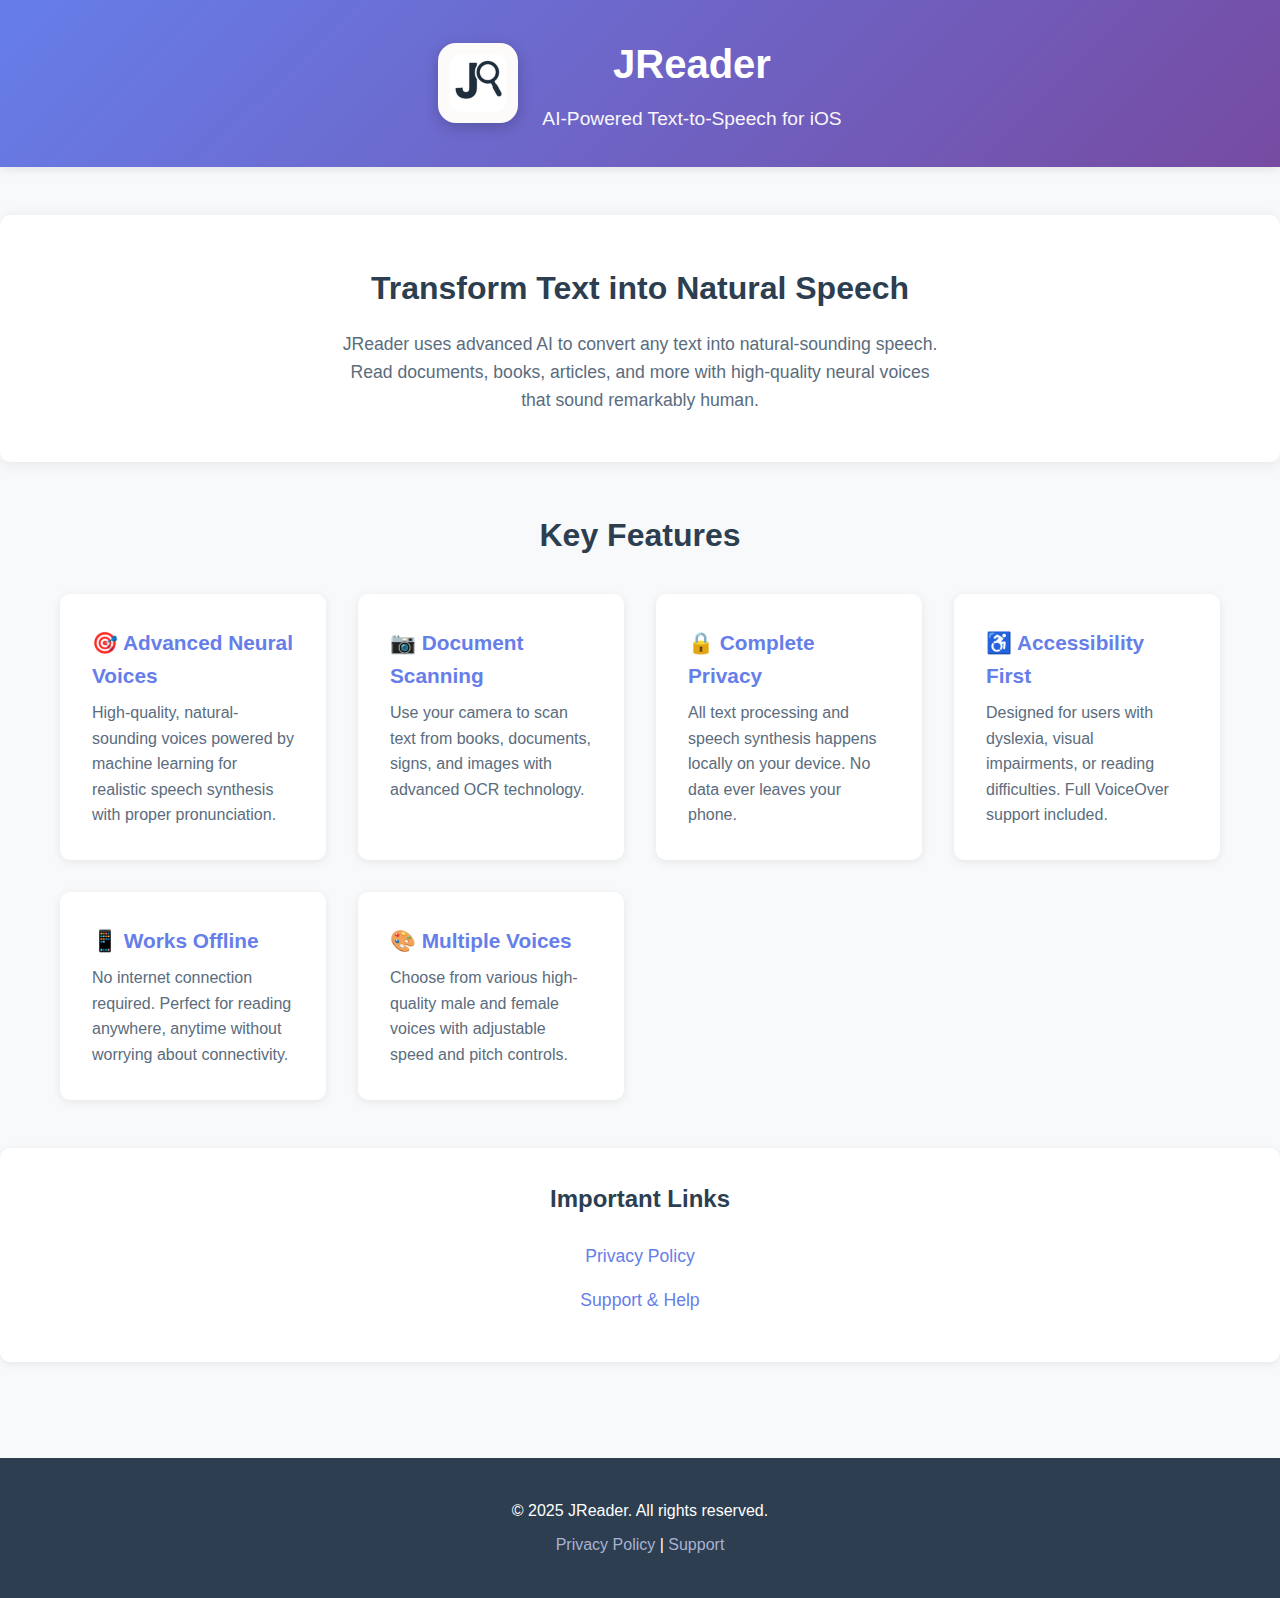
<file: index.html>
<!DOCTYPE html>
<html lang="en">
<head>
    <meta charset="UTF-8">
    <meta name="viewport" content="width=device-width, initial-scale=1.0">
    <title>JReader - AI-Powered Text-to-Speech</title>
    
    <!-- Favicon -->
    <link rel="icon" type="image/png" href="assets/images/favicon.png">
    <link rel="icon" type="image/png" sizes="16x16" href="assets/images/favicon-16.png">
    <link rel="icon" type="image/png" sizes="32x32" href="assets/images/favicon-32.png">
    <link rel="apple-touch-icon" sizes="180x180" href="assets/images/icon-180.png">
    <link rel="apple-touch-icon" sizes="120x120" href="assets/images/icon-120.png">
    
    <link rel="stylesheet" href="styles.css">
</head>
<body>
    <header>
        <div class="container">
            <div class="header-content">
                <img src="assets/images/icon-120.png" alt="JReader Logo" class="app-icon">
                <div>
                    <h1>JReader</h1>
                    <p class="tagline">AI-Powered Text-to-Speech for iOS</p>
                </div>
            </div>
        </div>
    </header>

    <main>
        <section class="hero">
            <div class="container">
                <h2>Transform Text into Natural Speech</h2>
                <p>JReader uses advanced AI to convert any text into natural-sounding speech. Read documents, books, articles, and more with high-quality neural voices that sound remarkably human.</p>
            </div>
        </section>

        <section class="features">
            <div class="container">
                <h2>Key Features</h2>
                <div class="feature-grid">
                    <div class="feature">
                        <h3>🎯 Advanced Neural Voices</h3>
                        <p>High-quality, natural-sounding voices powered by machine learning for realistic speech synthesis with proper pronunciation.</p>
                    </div>
                    <div class="feature">
                        <h3>📷 Document Scanning</h3>
                        <p>Use your camera to scan text from books, documents, signs, and images with advanced OCR technology.</p>
                    </div>
                    <div class="feature">
                        <h3>🔒 Complete Privacy</h3>
                        <p>All text processing and speech synthesis happens locally on your device. No data ever leaves your phone.</p>
                    </div>
                    <div class="feature">
                        <h3>♿ Accessibility First</h3>
                        <p>Designed for users with dyslexia, visual impairments, or reading difficulties. Full VoiceOver support included.</p>
                    </div>
                    <div class="feature">
                        <h3>📱 Works Offline</h3>
                        <p>No internet connection required. Perfect for reading anywhere, anytime without worrying about connectivity.</p>
                    </div>
                    <div class="feature">
                        <h3>🎨 Multiple Voices</h3>
                        <p>Choose from various high-quality male and female voices with adjustable speed and pitch controls.</p>
                    </div>
                </div>
            </div>
        </section>

        <section class="links">
            <div class="container">
                <h2>Important Links</h2>
                <ul>
                    <li><a href="privacy.html">Privacy Policy</a></li>
                    <li><a href="support.html">Support & Help</a></li>
                </ul>
            </div>
        </section>
    </main>

    <footer>
        <div class="container">
            <p>&copy; 2025 JReader. All rights reserved.</p>
            <p><a href="privacy.html">Privacy Policy</a> | <a href="support.html">Support</a></p>
        </div>
    </footer>
</body>
</html>
</file>
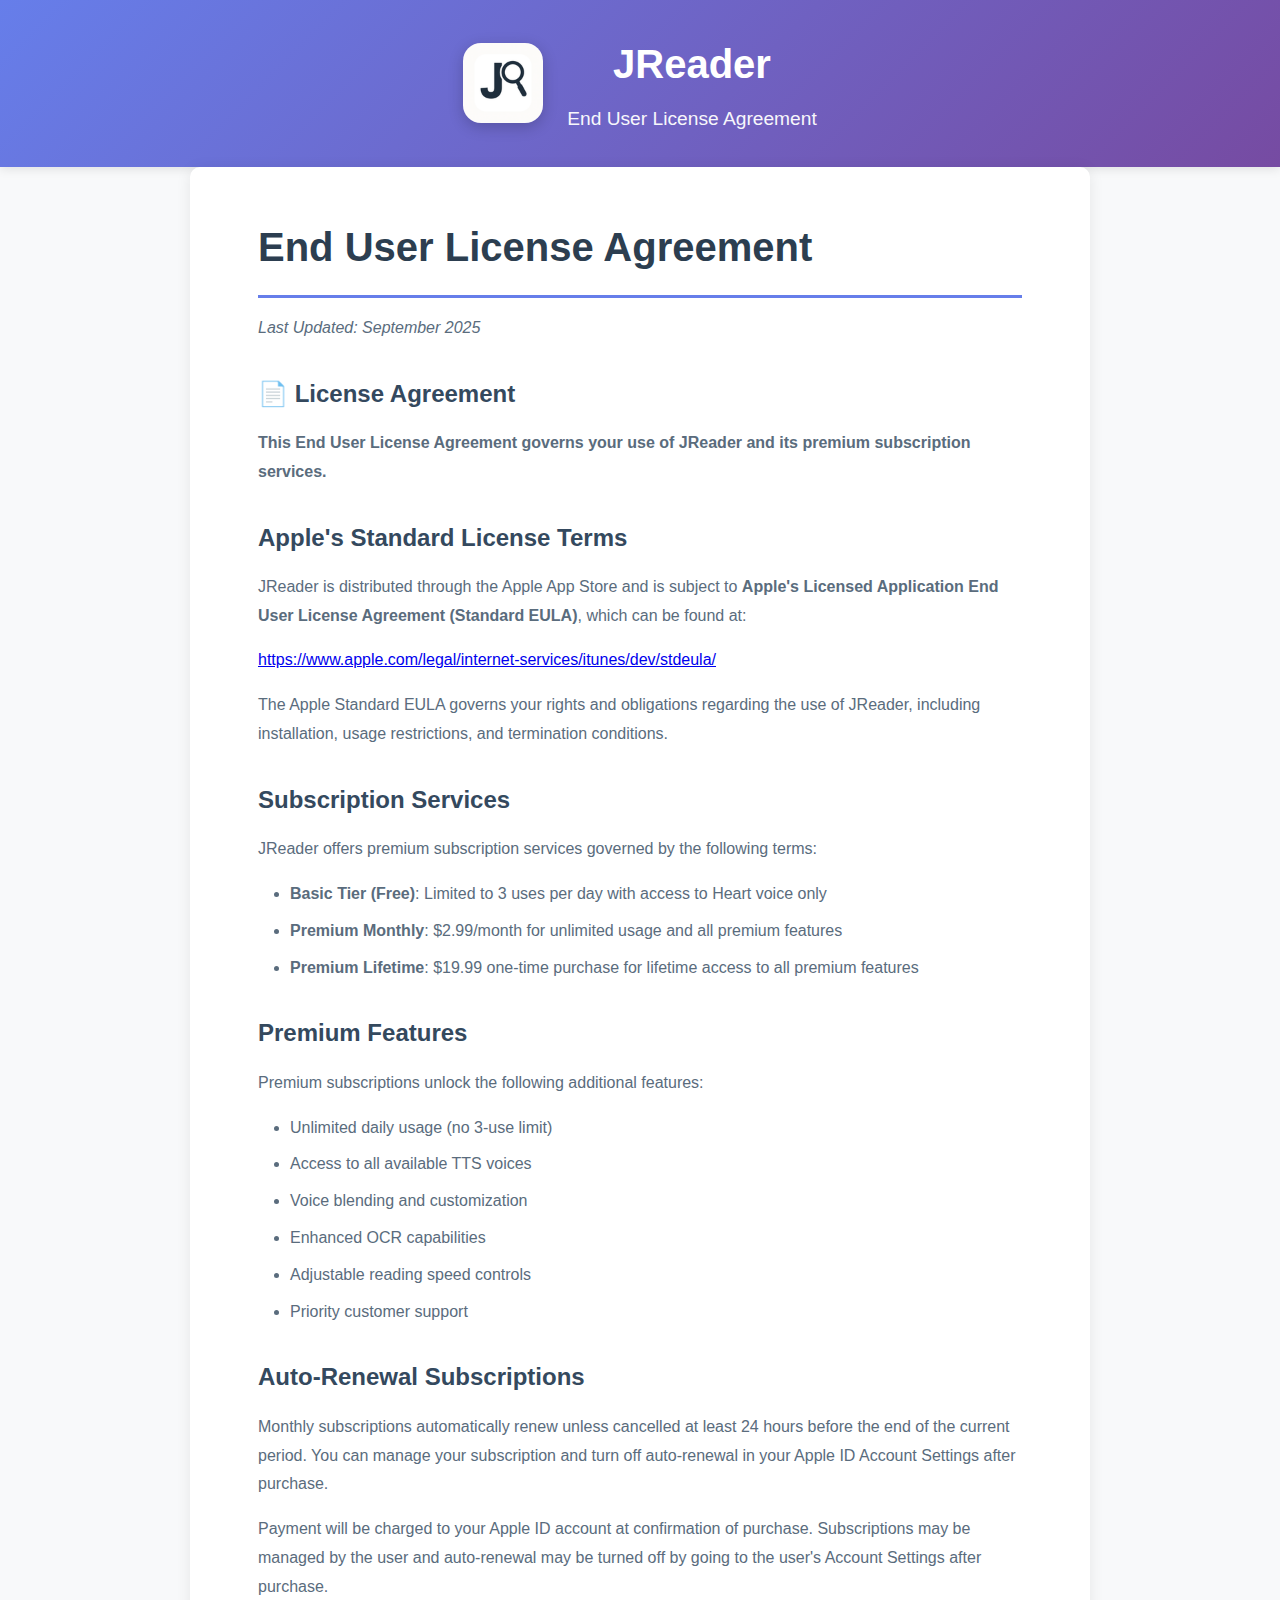
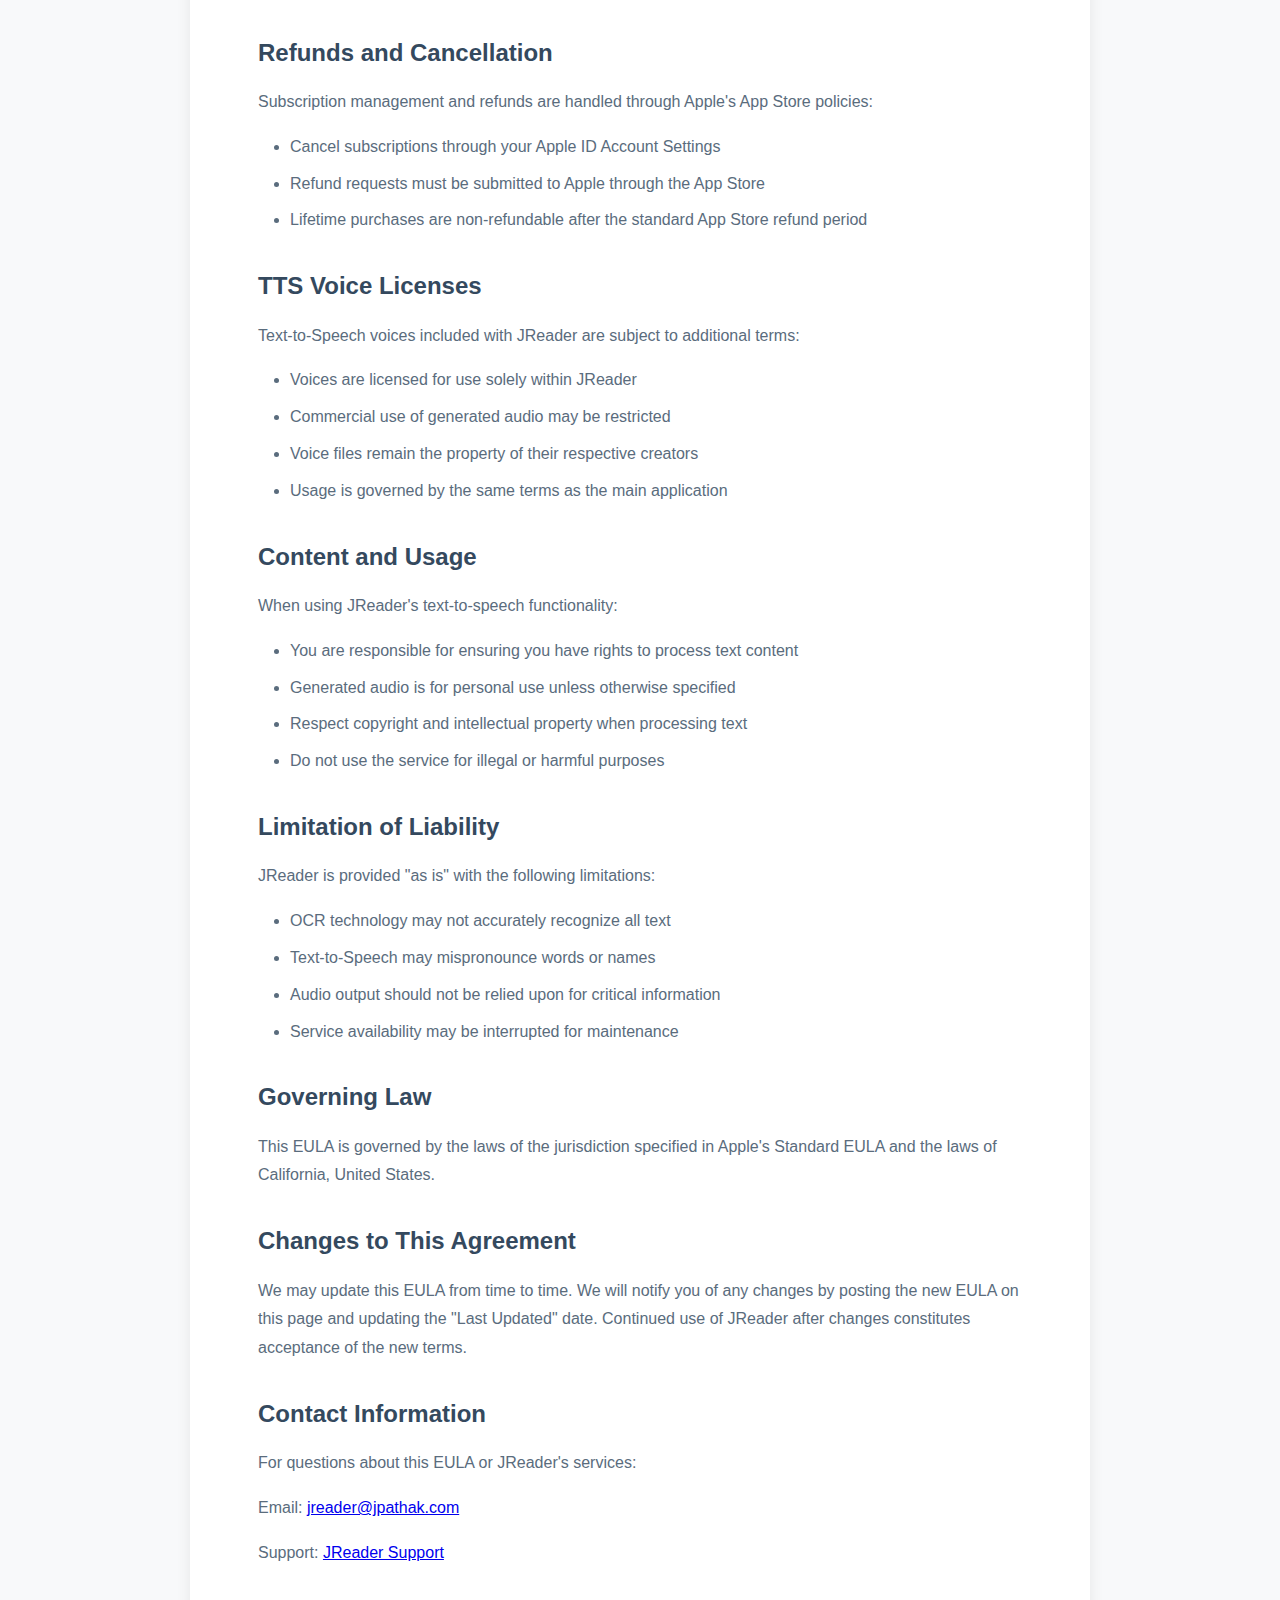
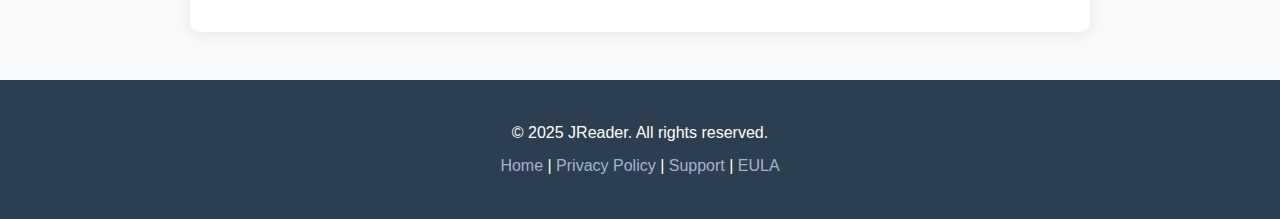
<file: eula.html>
<!DOCTYPE html>
<html lang="en">
<head>
    <meta charset="UTF-8">
    <meta name="viewport" content="width=device-width, initial-scale=1.0">
    <title>End User License Agreement - JReader</title>
    
    <!-- Favicon -->
    <link rel="icon" type="image/png" href="assets/images/favicon.png">
    <link rel="icon" type="image/png" sizes="16x16" href="assets/images/favicon-16.png">
    <link rel="icon" type="image/png" sizes="32x32" href="assets/images/favicon-32.png">
    <link rel="apple-touch-icon" sizes="180x180" href="assets/images/icon-180.png">
    <link rel="apple-touch-icon" sizes="120x120" href="assets/images/icon-120.png">
    
    <link rel="stylesheet" href="styles.css">
</head>
<body>
    <header>
        <div class="container">
            <div class="header-content">
                <img src="assets/images/icon-120.png" alt="JReader Logo" class="app-icon">
                <div>
                    <h1><a href="index.html">JReader</a></h1>
                    <p class="tagline">End User License Agreement</p>
                </div>
            </div>
        </div>
    </header>

    <main class="policy-content">
        <div class="container">
            <h2>End User License Agreement</h2>
            <p class="last-updated">Last Updated: September 2025</p>

            <div class="eula-highlight">
                <h3>📄 License Agreement</h3>
                <p><strong>This End User License Agreement governs your use of JReader and its premium subscription services.</strong></p>
            </div>

            <h3>Apple's Standard License Terms</h3>
            <p>JReader is distributed through the Apple App Store and is subject to <strong>Apple's Licensed Application End User License Agreement (Standard EULA)</strong>, which can be found at:</p>
            <p><a href="https://www.apple.com/legal/internet-services/itunes/dev/stdeula/" target="_blank" rel="noopener" class="legal-link">https://www.apple.com/legal/internet-services/itunes/dev/stdeula/</a></p>
            <p>The Apple Standard EULA governs your rights and obligations regarding the use of JReader, including installation, usage restrictions, and termination conditions.</p>

            <h3>Subscription Services</h3>
            <p>JReader offers premium subscription services governed by the following terms:</p>
            <ul>
                <li><strong>Basic Tier (Free)</strong>: Limited to 3 uses per day with access to Heart voice only</li>
                <li><strong>Premium Monthly</strong>: $2.99/month for unlimited usage and all premium features</li>
                <li><strong>Premium Lifetime</strong>: $19.99 one-time purchase for lifetime access to all premium features</li>
            </ul>

            <h3>Premium Features</h3>
            <p>Premium subscriptions unlock the following additional features:</p>
            <ul>
                <li>Unlimited daily usage (no 3-use limit)</li>
                <li>Access to all available TTS voices</li>
                <li>Voice blending and customization</li>
                <li>Enhanced OCR capabilities</li>
                <li>Adjustable reading speed controls</li>
                <li>Priority customer support</li>
            </ul>

            <h3>Auto-Renewal Subscriptions</h3>
            <p>Monthly subscriptions automatically renew unless cancelled at least 24 hours before the end of the current period. You can manage your subscription and turn off auto-renewal in your Apple ID Account Settings after purchase.</p>
            <p>Payment will be charged to your Apple ID account at confirmation of purchase. Subscriptions may be managed by the user and auto-renewal may be turned off by going to the user's Account Settings after purchase.</p>

            <h3>Refunds and Cancellation</h3>
            <p>Subscription management and refunds are handled through Apple's App Store policies:</p>
            <ul>
                <li>Cancel subscriptions through your Apple ID Account Settings</li>
                <li>Refund requests must be submitted to Apple through the App Store</li>
                <li>Lifetime purchases are non-refundable after the standard App Store refund period</li>
            </ul>

            <h3>TTS Voice Licenses</h3>
            <p>Text-to-Speech voices included with JReader are subject to additional terms:</p>
            <ul>
                <li>Voices are licensed for use solely within JReader</li>
                <li>Commercial use of generated audio may be restricted</li>
                <li>Voice files remain the property of their respective creators</li>
                <li>Usage is governed by the same terms as the main application</li>
            </ul>

            <h3>Content and Usage</h3>
            <p>When using JReader's text-to-speech functionality:</p>
            <ul>
                <li>You are responsible for ensuring you have rights to process text content</li>
                <li>Generated audio is for personal use unless otherwise specified</li>
                <li>Respect copyright and intellectual property when processing text</li>
                <li>Do not use the service for illegal or harmful purposes</li>
            </ul>

            <h3>Limitation of Liability</h3>
            <p>JReader is provided "as is" with the following limitations:</p>
            <ul>
                <li>OCR technology may not accurately recognize all text</li>
                <li>Text-to-Speech may mispronounce words or names</li>
                <li>Audio output should not be relied upon for critical information</li>
                <li>Service availability may be interrupted for maintenance</li>
            </ul>

            <h3>Governing Law</h3>
            <p>This EULA is governed by the laws of the jurisdiction specified in Apple's Standard EULA and the laws of California, United States.</p>

            <h3>Changes to This Agreement</h3>
            <p>We may update this EULA from time to time. We will notify you of any changes by posting the new EULA on this page and updating the "Last Updated" date. Continued use of JReader after changes constitutes acceptance of the new terms.</p>

            <h3>Contact Information</h3>
            <p>For questions about this EULA or JReader's services:</p>
            <p>Email: <a href="mailto:jreader@jpathak.com">jreader@jpathak.com</a></p>
            <p>Support: <a href="support.html">JReader Support</a></p>
        </div>
    </main>

    <footer>
        <div class="container">
            <p>&copy; 2025 JReader. All rights reserved.</p>
            <p><a href="index.html">Home</a> | <a href="privacy.html">Privacy Policy</a> | <a href="support.html">Support</a> | <a href="eula.html">EULA</a></p>
        </div>
    </footer>
</body>
</html>
</file>
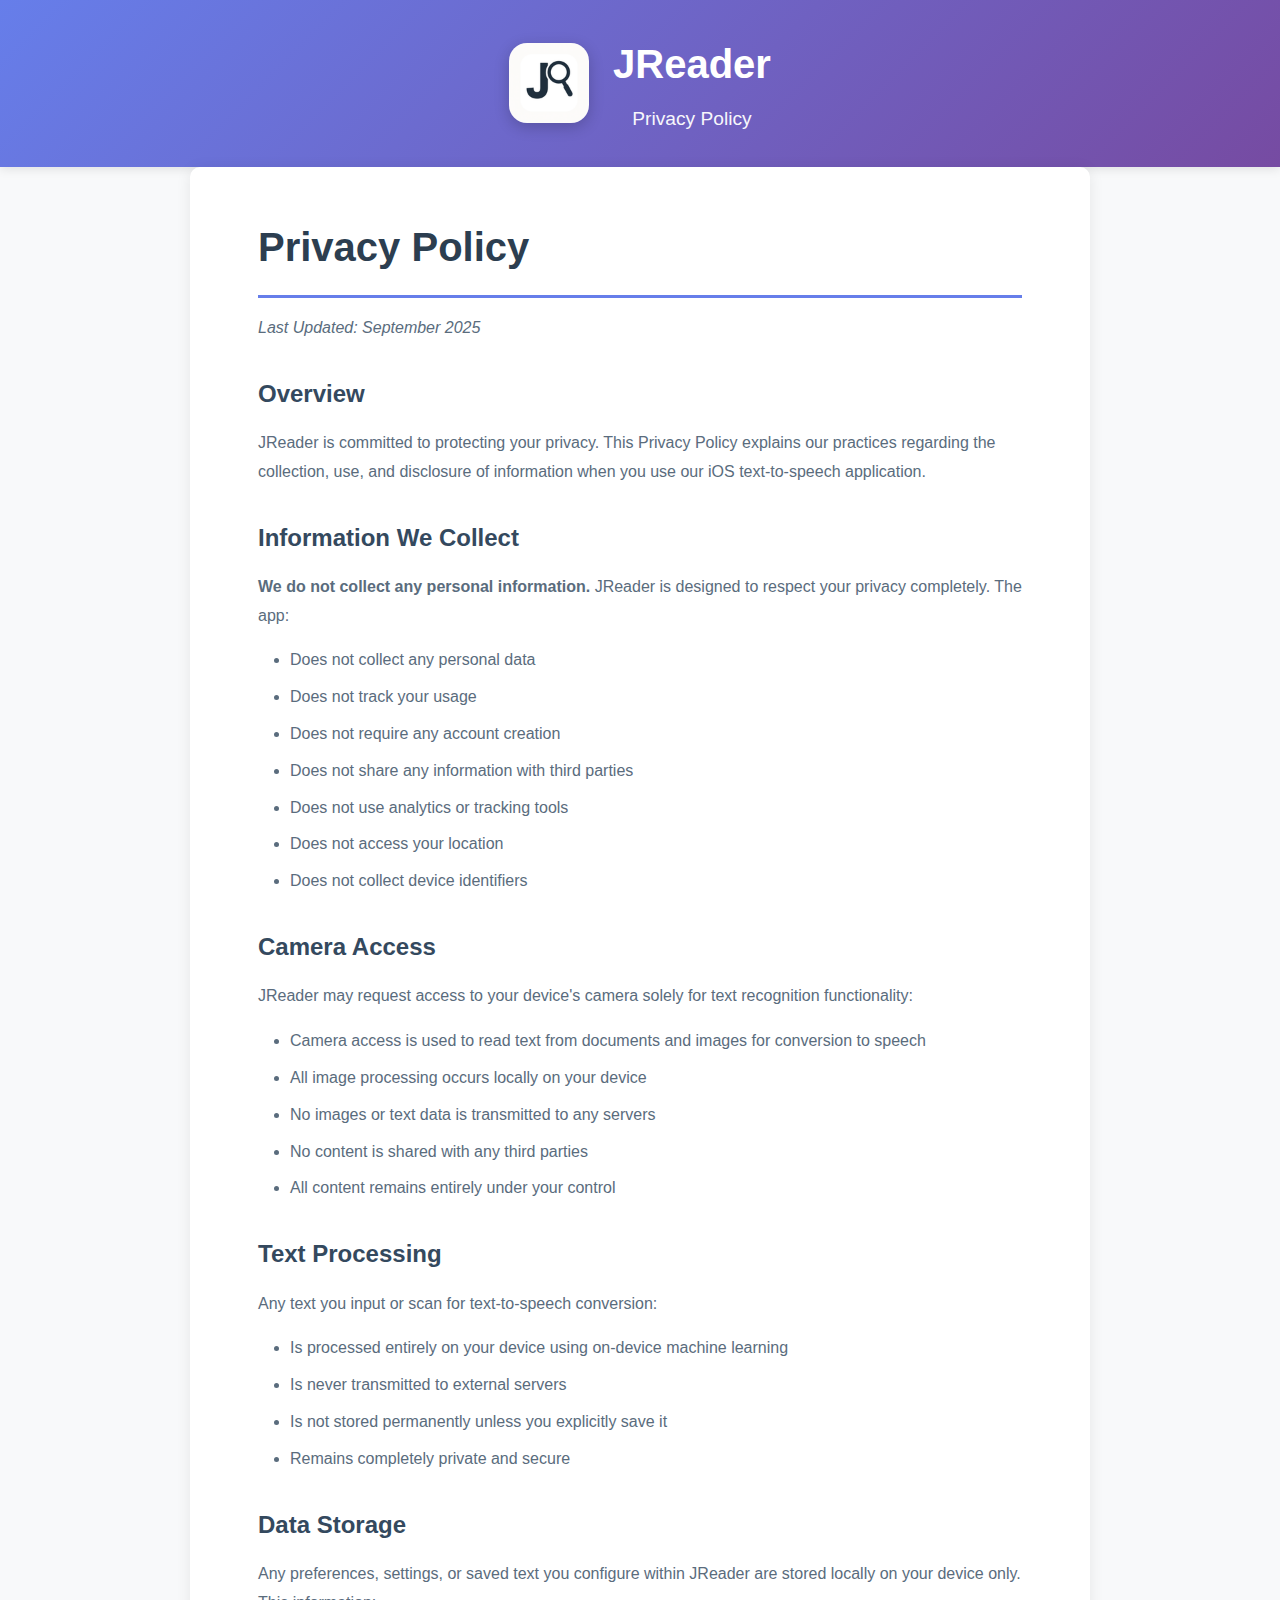
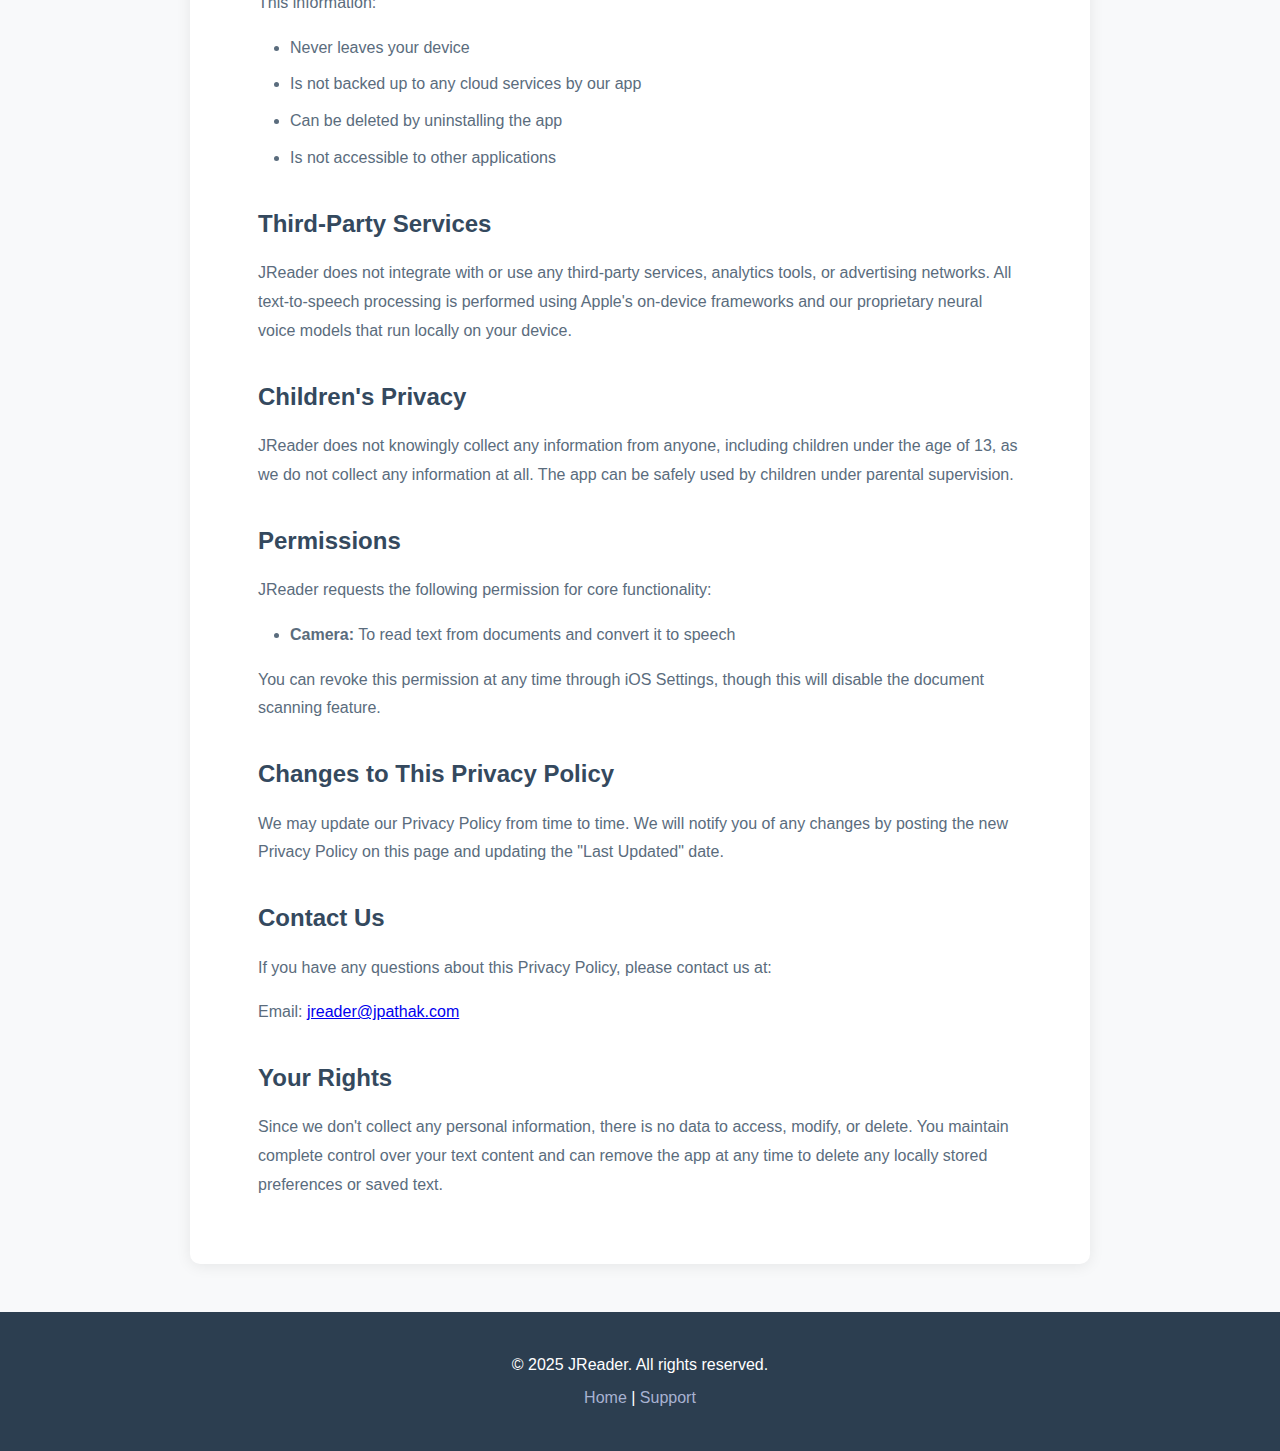
<file: privacy.html>
<!DOCTYPE html>
<html lang="en">
<head>
    <meta charset="UTF-8">
    <meta name="viewport" content="width=device-width, initial-scale=1.0">
    <title>Privacy Policy - JReader</title>
    
    <!-- Favicon -->
    <link rel="icon" type="image/png" href="assets/images/favicon.png">
    <link rel="icon" type="image/png" sizes="16x16" href="assets/images/favicon-16.png">
    <link rel="icon" type="image/png" sizes="32x32" href="assets/images/favicon-32.png">
    <link rel="apple-touch-icon" sizes="180x180" href="assets/images/icon-180.png">
    <link rel="apple-touch-icon" sizes="120x120" href="assets/images/icon-120.png">
    
    <link rel="stylesheet" href="styles.css">
</head>
<body>
    <header>
        <div class="container">
            <div class="header-content">
                <img src="assets/images/icon-120.png" alt="JReader Logo" class="app-icon">
                <div>
                    <h1><a href="index.html">JReader</a></h1>
                    <p class="tagline">Privacy Policy</p>
                </div>
            </div>
        </div>
    </header>

    <main class="policy-content">
        <div class="container">
            <h2>Privacy Policy</h2>
            <p class="last-updated">Last Updated: September 2025</p>

            <section>
                <h3>Overview</h3>
                <p>JReader is committed to protecting your privacy. This Privacy Policy explains our practices regarding the collection, use, and disclosure of information when you use our iOS text-to-speech application.</p>
            </section>

            <section>
                <h3>Information We Collect</h3>
                <p><strong>We do not collect any personal information.</strong> JReader is designed to respect your privacy completely. The app:</p>
                <ul>
                    <li>Does not collect any personal data</li>
                    <li>Does not track your usage</li>
                    <li>Does not require any account creation</li>
                    <li>Does not share any information with third parties</li>
                    <li>Does not use analytics or tracking tools</li>
                    <li>Does not access your location</li>
                    <li>Does not collect device identifiers</li>
                </ul>
            </section>

            <section>
                <h3>Camera Access</h3>
                <p>JReader may request access to your device's camera solely for text recognition functionality:</p>
                <ul>
                    <li>Camera access is used to read text from documents and images for conversion to speech</li>
                    <li>All image processing occurs locally on your device</li>
                    <li>No images or text data is transmitted to any servers</li>
                    <li>No content is shared with any third parties</li>
                    <li>All content remains entirely under your control</li>
                </ul>
            </section>

            <section>
                <h3>Text Processing</h3>
                <p>Any text you input or scan for text-to-speech conversion:</p>
                <ul>
                    <li>Is processed entirely on your device using on-device machine learning</li>
                    <li>Is never transmitted to external servers</li>
                    <li>Is not stored permanently unless you explicitly save it</li>
                    <li>Remains completely private and secure</li>
                </ul>
            </section>

            <section>
                <h3>Data Storage</h3>
                <p>Any preferences, settings, or saved text you configure within JReader are stored locally on your device only. This information:</p>
                <ul>
                    <li>Never leaves your device</li>
                    <li>Is not backed up to any cloud services by our app</li>
                    <li>Can be deleted by uninstalling the app</li>
                    <li>Is not accessible to other applications</li>
                </ul>
            </section>

            <section>
                <h3>Third-Party Services</h3>
                <p>JReader does not integrate with or use any third-party services, analytics tools, or advertising networks. All text-to-speech processing is performed using Apple's on-device frameworks and our proprietary neural voice models that run locally on your device.</p>
            </section>

            <section>
                <h3>Children's Privacy</h3>
                <p>JReader does not knowingly collect any information from anyone, including children under the age of 13, as we do not collect any information at all. The app can be safely used by children under parental supervision.</p>
            </section>

            <section>
                <h3>Permissions</h3>
                <p>JReader requests the following permission for core functionality:</p>
                <ul>
                    <li><strong>Camera:</strong> To read text from documents and convert it to speech</li>
                </ul>
                <p>You can revoke this permission at any time through iOS Settings, though this will disable the document scanning feature.</p>
            </section>

            <section>
                <h3>Changes to This Privacy Policy</h3>
                <p>We may update our Privacy Policy from time to time. We will notify you of any changes by posting the new Privacy Policy on this page and updating the "Last Updated" date.</p>
            </section>

            <section>
                <h3>Contact Us</h3>
                <p>If you have any questions about this Privacy Policy, please contact us at:</p>
                <p>Email: <a href="mailto:jreader@jpathak.com">jreader@jpathak.com</a></p>
            </section>

            <section>
                <h3>Your Rights</h3>
                <p>Since we don't collect any personal information, there is no data to access, modify, or delete. You maintain complete control over your text content and can remove the app at any time to delete any locally stored preferences or saved text.</p>
            </section>
        </div>
    </main>

    <footer>
        <div class="container">
            <p>&copy; 2025 JReader. All rights reserved.</p>
            <p><a href="index.html">Home</a> | <a href="support.html">Support</a></p>
        </div>
    </footer>
</body>
</html>
</file>
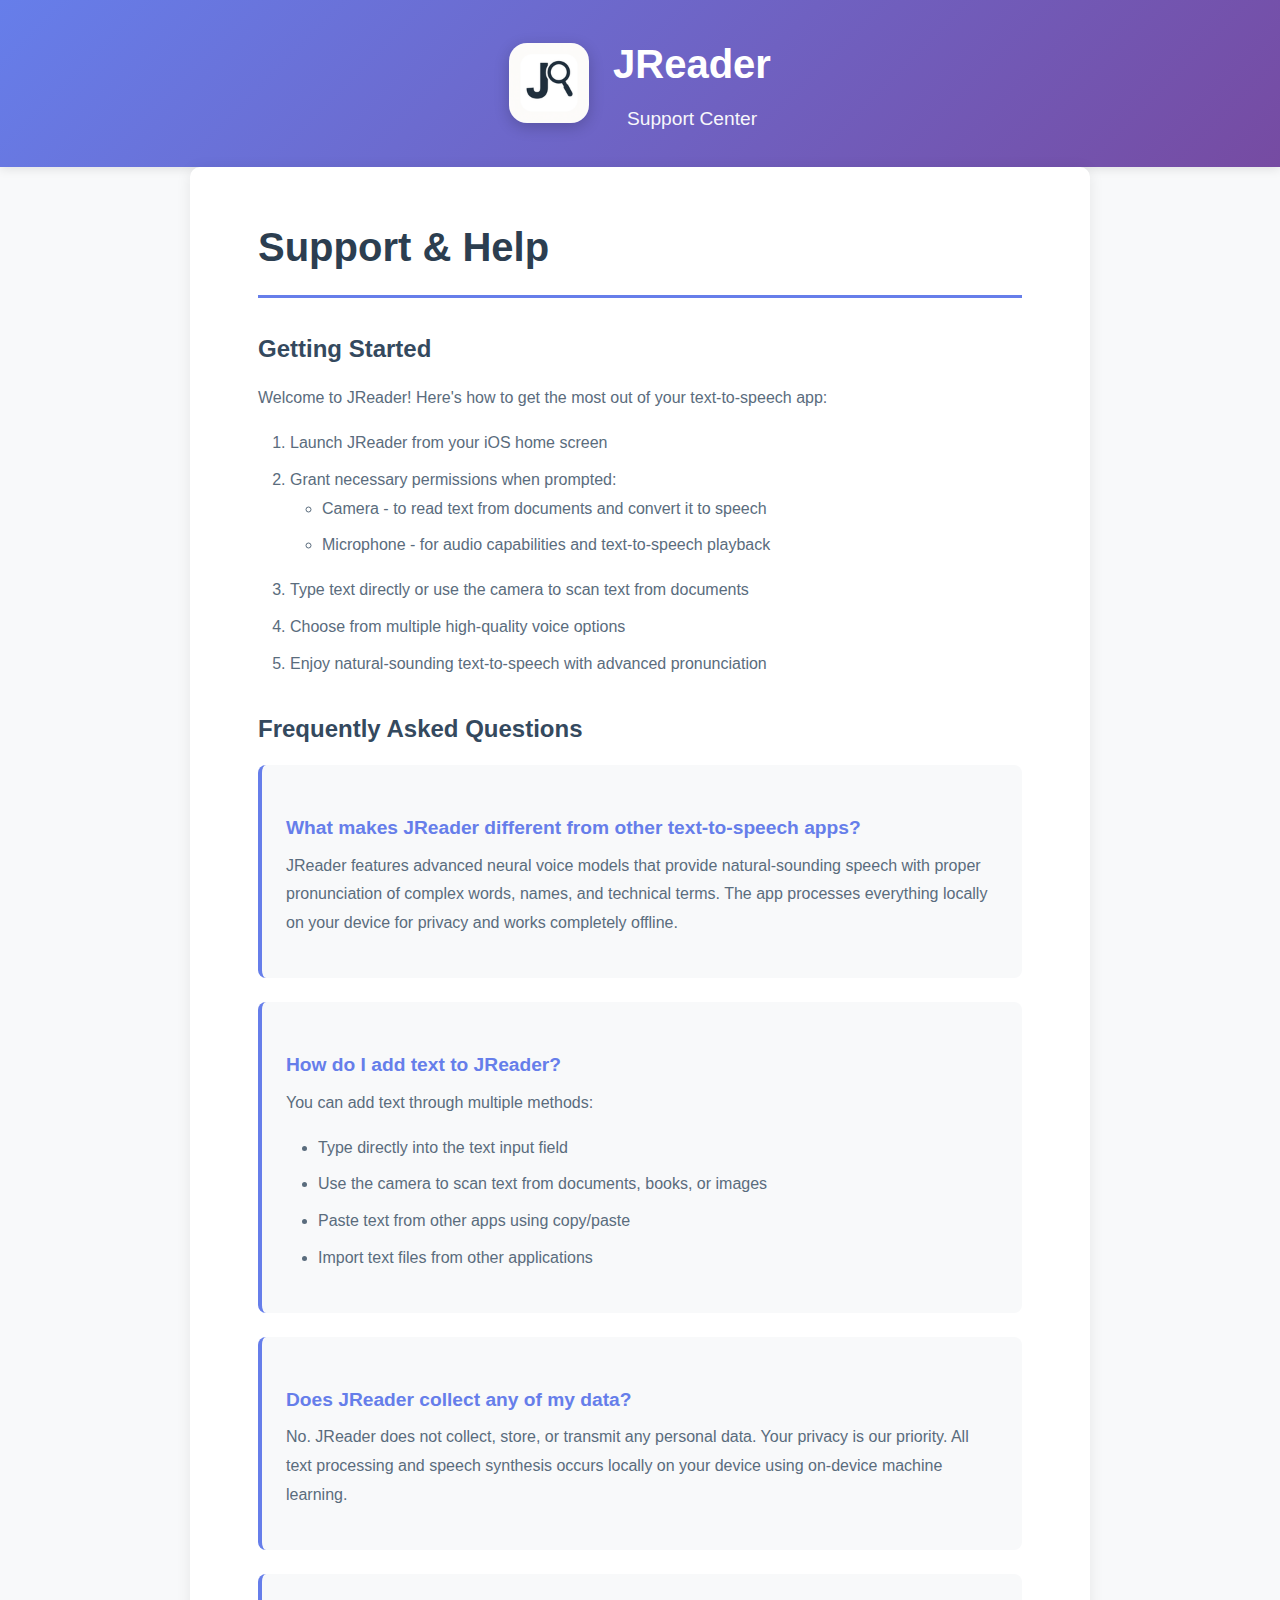
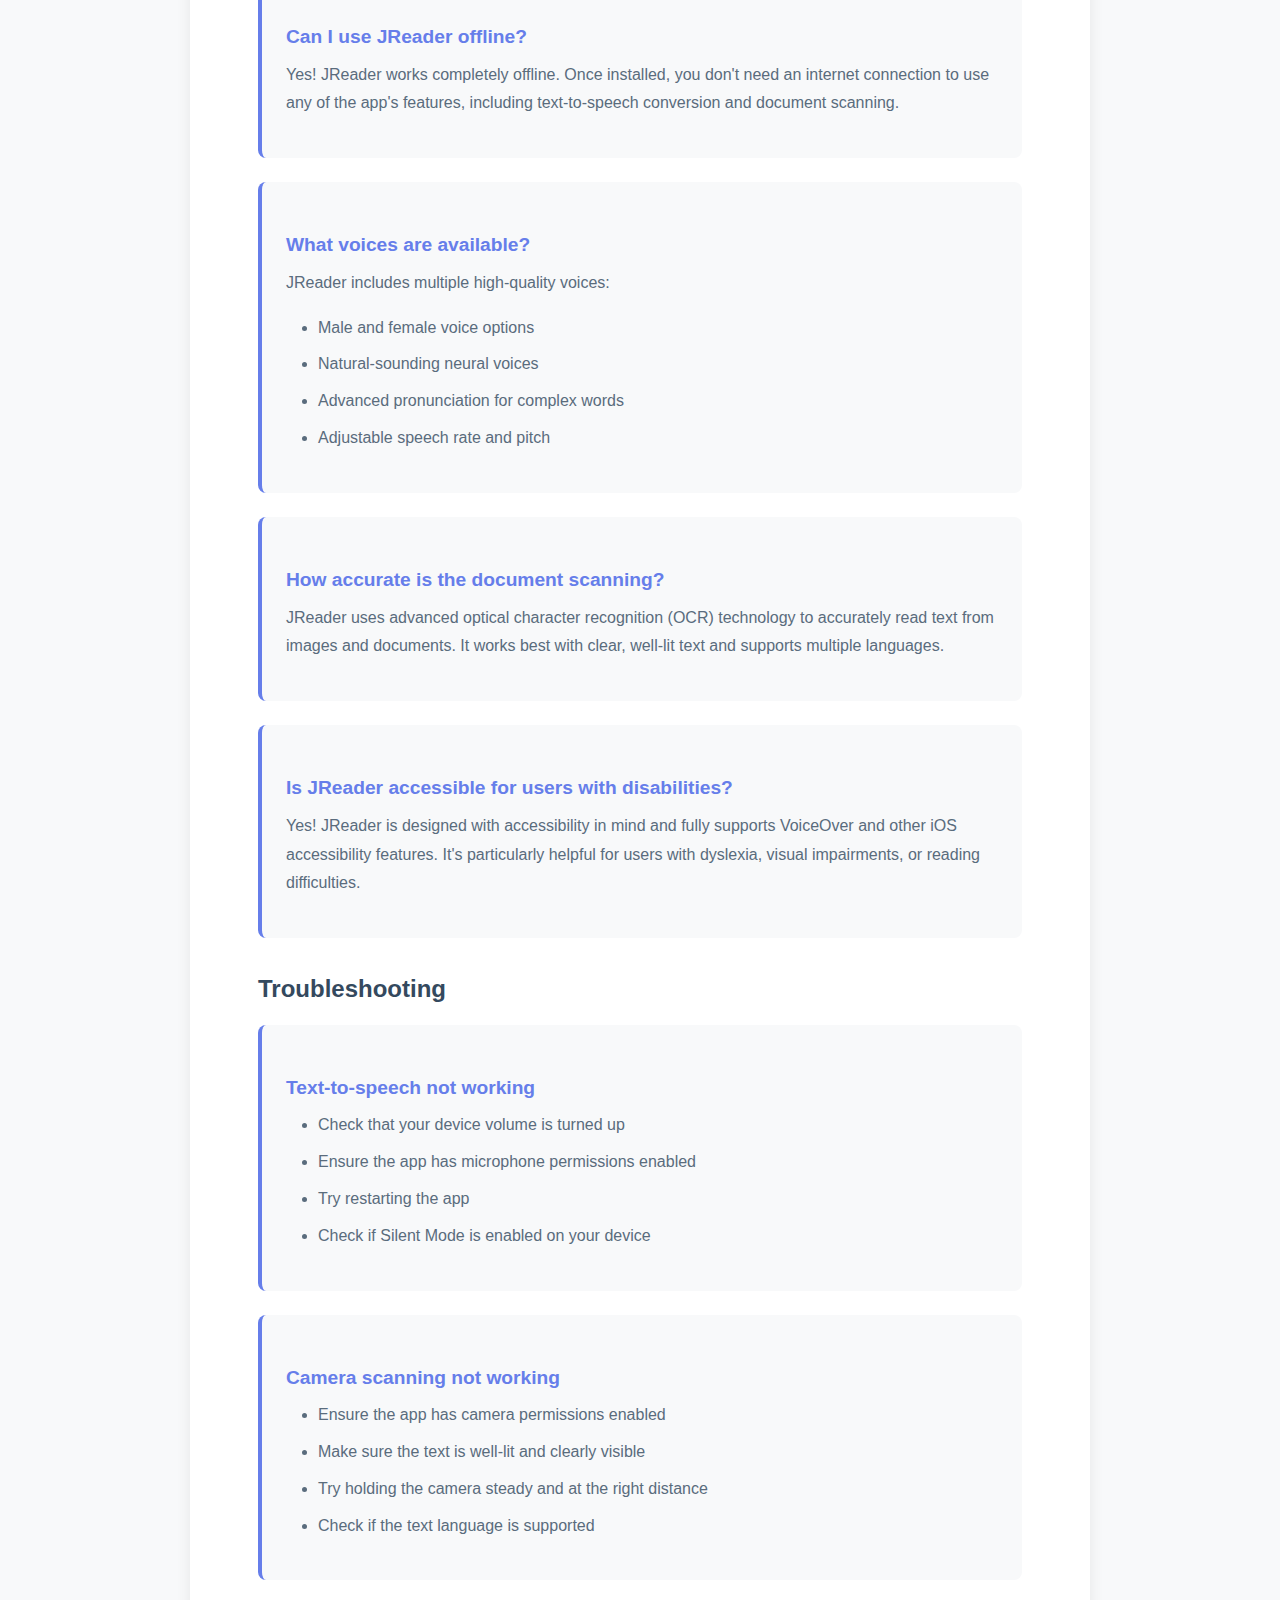
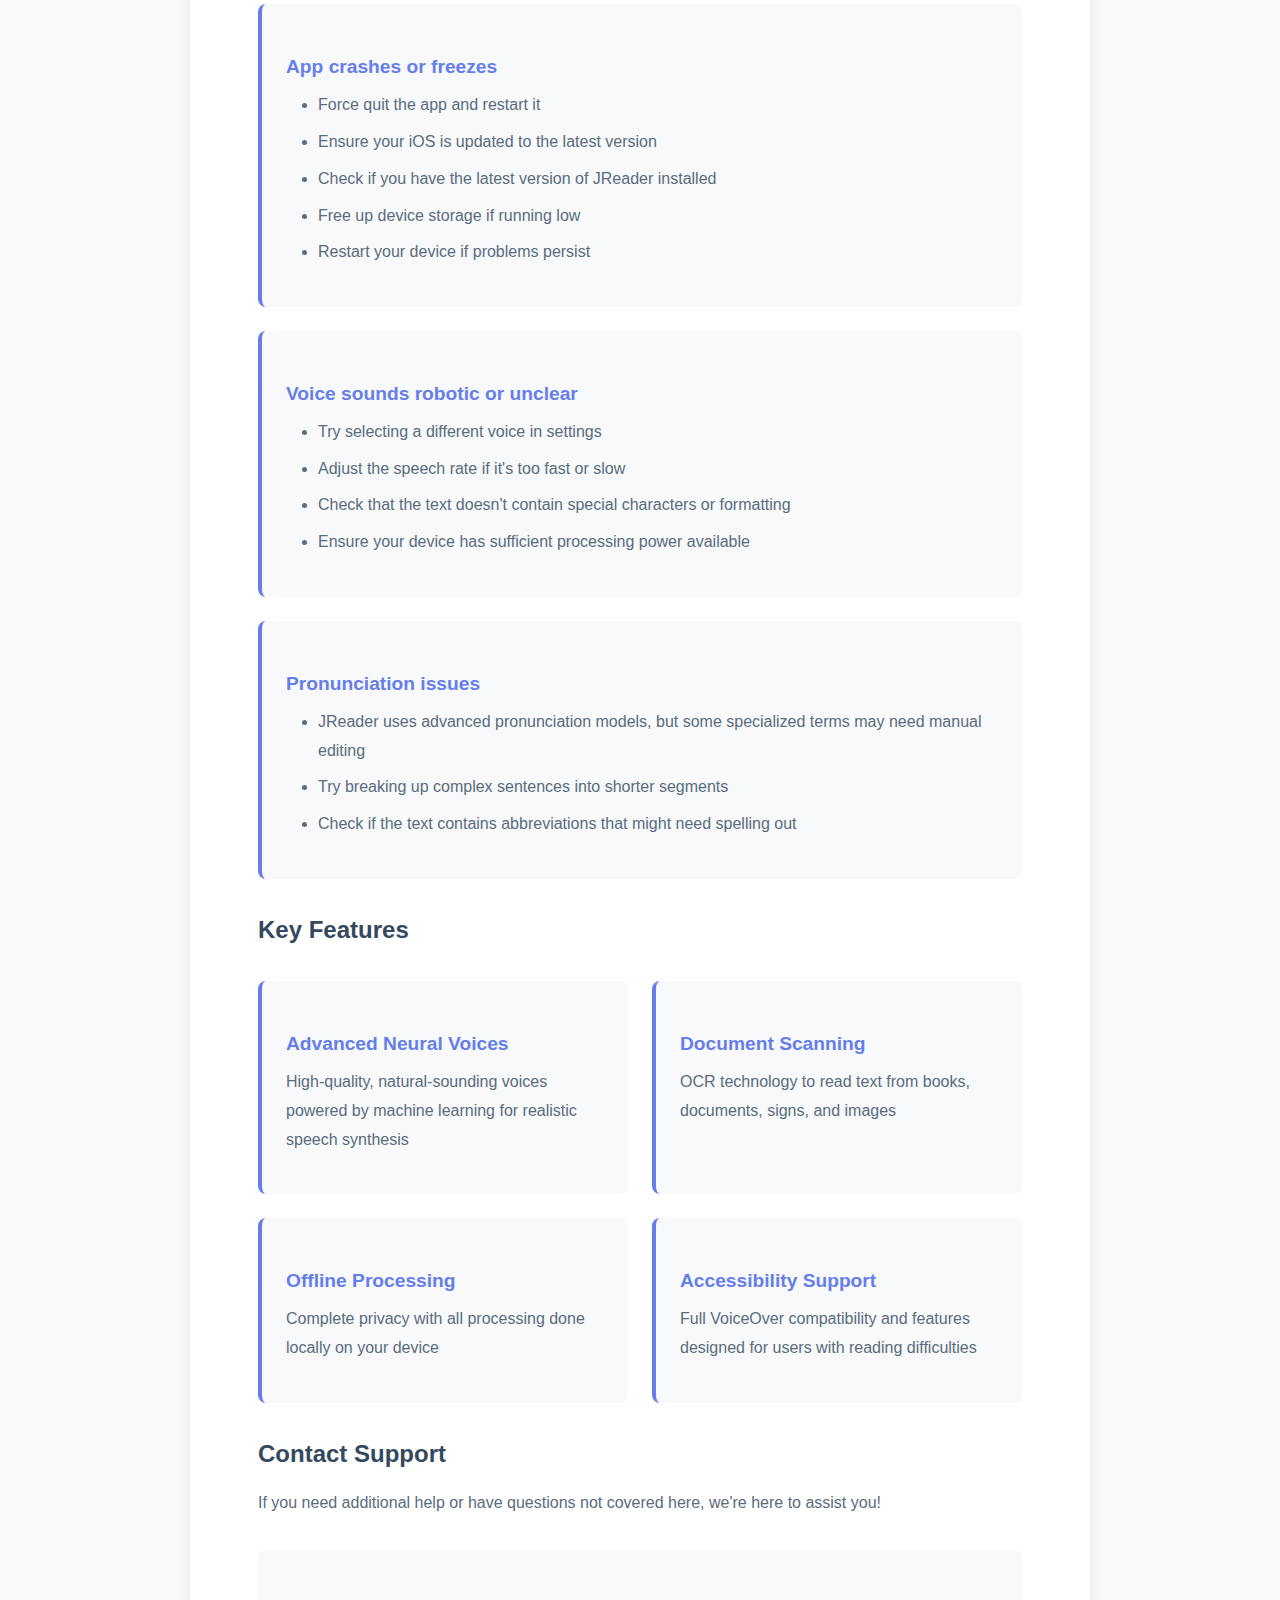
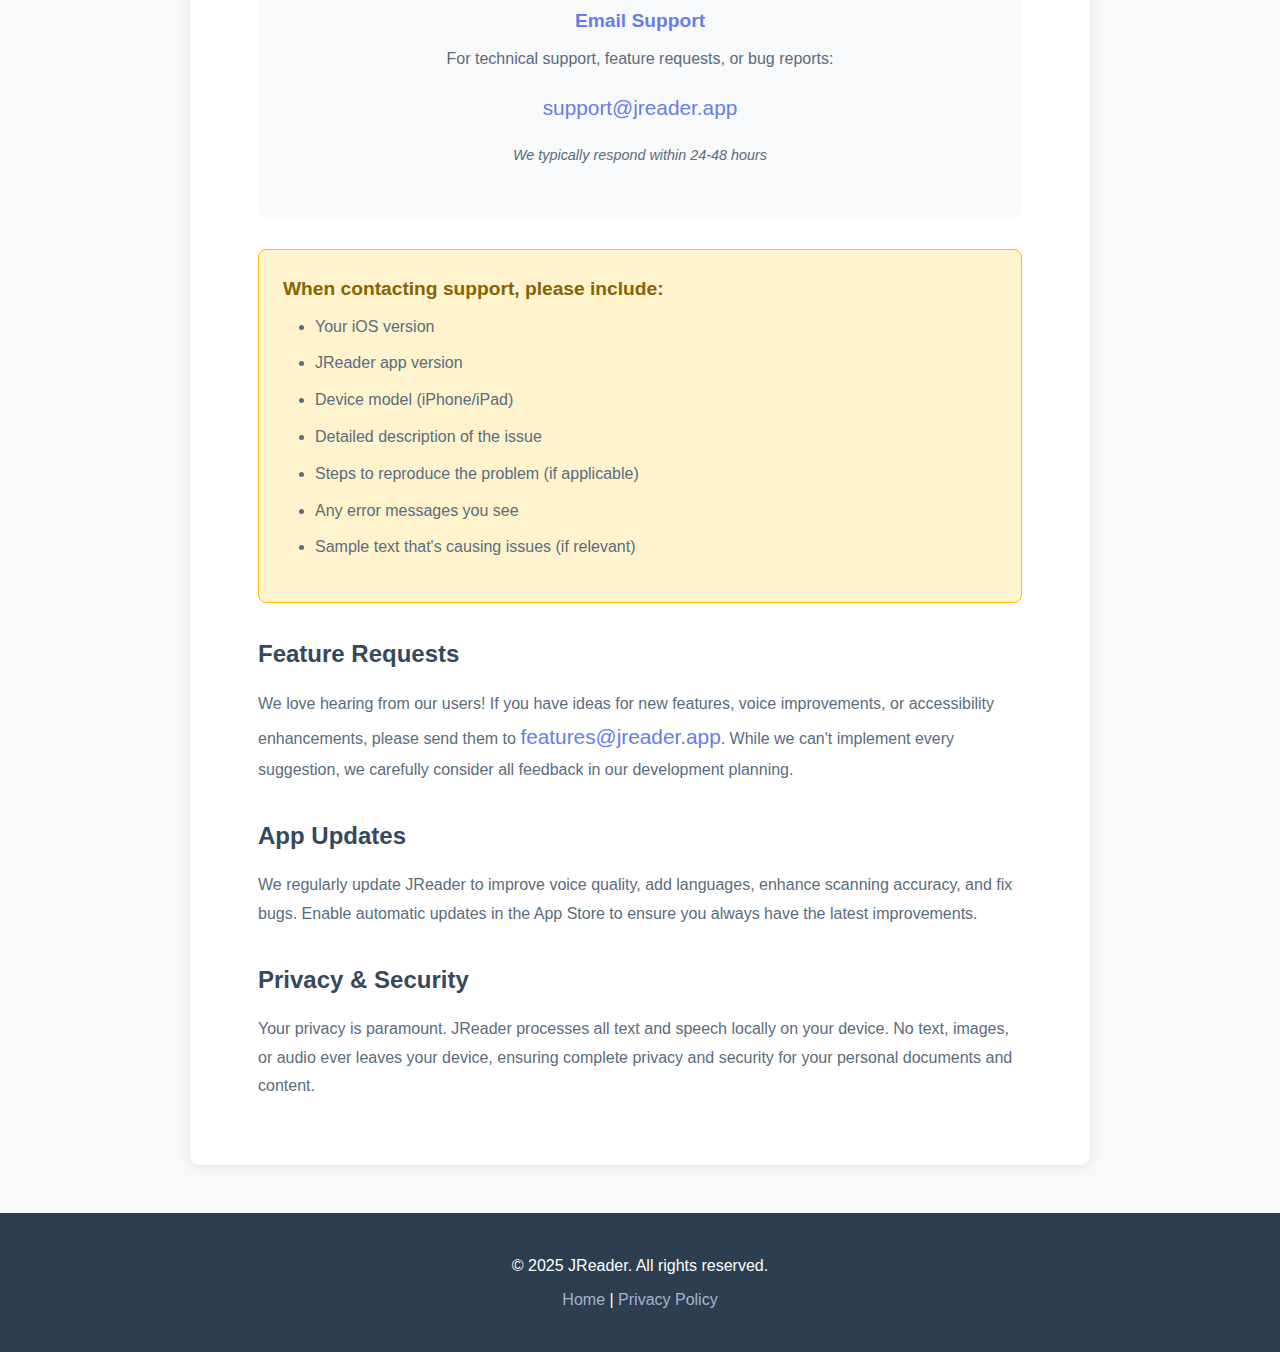
<file: support.html>
<!DOCTYPE html>
<html lang="en">
<head>
    <meta charset="UTF-8">
    <meta name="viewport" content="width=device-width, initial-scale=1.0">
    <title>Support - JReader</title>
    
    <!-- Favicon -->
    <link rel="icon" type="image/png" href="assets/images/favicon.png">
    <link rel="icon" type="image/png" sizes="16x16" href="assets/images/favicon-16.png">
    <link rel="icon" type="image/png" sizes="32x32" href="assets/images/favicon-32.png">
    <link rel="apple-touch-icon" sizes="180x180" href="assets/images/icon-180.png">
    <link rel="apple-touch-icon" sizes="120x120" href="assets/images/icon-120.png">
    
    <link rel="stylesheet" href="styles.css">
</head>
<body>
    <header>
        <div class="container">
            <div class="header-content">
                <img src="assets/images/icon-120.png" alt="JReader Logo" class="app-icon">
                <div>
                    <h1><a href="index.html">JReader</a></h1>
                    <p class="tagline">Support Center</p>
                </div>
            </div>
        </div>
    </header>

    <main class="support-content">
        <div class="container">
            <h2>Support & Help</h2>
            
            <section>
                <h3>Getting Started</h3>
                <p>Welcome to JReader! Here's how to get the most out of your text-to-speech app:</p>
                <ol>
                    <li>Launch JReader from your iOS home screen</li>
                    <li>Grant necessary permissions when prompted:
                        <ul>
                            <li>Camera - to read text from documents and convert it to speech</li>
                            <li>Microphone - for audio capabilities and text-to-speech playback</li>
                        </ul>
                    </li>
                    <li>Type text directly or use the camera to scan text from documents</li>
                    <li>Choose from multiple high-quality voice options</li>
                    <li>Enjoy natural-sounding text-to-speech with advanced pronunciation</li>
                </ol>
            </section>

            <section>
                <h3>Frequently Asked Questions</h3>
                
                <div class="faq-item">
                    <h4>What makes JReader different from other text-to-speech apps?</h4>
                    <p>JReader features advanced neural voice models that provide natural-sounding speech with proper pronunciation of complex words, names, and technical terms. The app processes everything locally on your device for privacy and works completely offline.</p>
                </div>

                <div class="faq-item">
                    <h4>How do I add text to JReader?</h4>
                    <p>You can add text through multiple methods:</p>
                    <ul>
                        <li>Type directly into the text input field</li>
                        <li>Use the camera to scan text from documents, books, or images</li>
                        <li>Paste text from other apps using copy/paste</li>
                        <li>Import text files from other applications</li>
                    </ul>
                </div>

                <div class="faq-item">
                    <h4>Does JReader collect any of my data?</h4>
                    <p>No. JReader does not collect, store, or transmit any personal data. Your privacy is our priority. All text processing and speech synthesis occurs locally on your device using on-device machine learning.</p>
                </div>

                <div class="faq-item">
                    <h4>Can I use JReader offline?</h4>
                    <p>Yes! JReader works completely offline. Once installed, you don't need an internet connection to use any of the app's features, including text-to-speech conversion and document scanning.</p>
                </div>

                <div class="faq-item">
                    <h4>What voices are available?</h4>
                    <p>JReader includes multiple high-quality voices:</p>
                    <ul>
                        <li>Male and female voice options</li>
                        <li>Natural-sounding neural voices</li>
                        <li>Advanced pronunciation for complex words</li>
                        <li>Adjustable speech rate and pitch</li>
                    </ul>
                </div>

                <div class="faq-item">
                    <h4>How accurate is the document scanning?</h4>
                    <p>JReader uses advanced optical character recognition (OCR) technology to accurately read text from images and documents. It works best with clear, well-lit text and supports multiple languages.</p>
                </div>

                <div class="faq-item">
                    <h4>Is JReader accessible for users with disabilities?</h4>
                    <p>Yes! JReader is designed with accessibility in mind and fully supports VoiceOver and other iOS accessibility features. It's particularly helpful for users with dyslexia, visual impairments, or reading difficulties.</p>
                </div>
            </section>

            <section>
                <h3>Troubleshooting</h3>
                
                <div class="troubleshooting-item">
                    <h4>Text-to-speech not working</h4>
                    <ul>
                        <li>Check that your device volume is turned up</li>
                        <li>Ensure the app has microphone permissions enabled</li>
                        <li>Try restarting the app</li>
                        <li>Check if Silent Mode is enabled on your device</li>
                    </ul>
                </div>

                <div class="troubleshooting-item">
                    <h4>Camera scanning not working</h4>
                    <ul>
                        <li>Ensure the app has camera permissions enabled</li>
                        <li>Make sure the text is well-lit and clearly visible</li>
                        <li>Try holding the camera steady and at the right distance</li>
                        <li>Check if the text language is supported</li>
                    </ul>
                </div>

                <div class="troubleshooting-item">
                    <h4>App crashes or freezes</h4>
                    <ul>
                        <li>Force quit the app and restart it</li>
                        <li>Ensure your iOS is updated to the latest version</li>
                        <li>Check if you have the latest version of JReader installed</li>
                        <li>Free up device storage if running low</li>
                        <li>Restart your device if problems persist</li>
                    </ul>
                </div>

                <div class="troubleshooting-item">
                    <h4>Voice sounds robotic or unclear</h4>
                    <ul>
                        <li>Try selecting a different voice in settings</li>
                        <li>Adjust the speech rate if it's too fast or slow</li>
                        <li>Check that the text doesn't contain special characters or formatting</li>
                        <li>Ensure your device has sufficient processing power available</li>
                    </ul>
                </div>

                <div class="troubleshooting-item">
                    <h4>Pronunciation issues</h4>
                    <ul>
                        <li>JReader uses advanced pronunciation models, but some specialized terms may need manual editing</li>
                        <li>Try breaking up complex sentences into shorter segments</li>
                        <li>Check if the text contains abbreviations that might need spelling out</li>
                    </ul>
                </div>
            </section>

            <section>
                <h3>Key Features</h3>
                <div class="features-grid">
                    <div class="feature-item">
                        <h4>Advanced Neural Voices</h4>
                        <p>High-quality, natural-sounding voices powered by machine learning for realistic speech synthesis</p>
                    </div>
                    <div class="feature-item">
                        <h4>Document Scanning</h4>
                        <p>OCR technology to read text from books, documents, signs, and images</p>
                    </div>
                    <div class="feature-item">
                        <h4>Offline Processing</h4>
                        <p>Complete privacy with all processing done locally on your device</p>
                    </div>
                    <div class="feature-item">
                        <h4>Accessibility Support</h4>
                        <p>Full VoiceOver compatibility and features designed for users with reading difficulties</p>
                    </div>
                </div>
            </section>

            <section>
                <h3>Contact Support</h3>
                <p>If you need additional help or have questions not covered here, we're here to assist you!</p>
                
                <div class="contact-methods">
                    <div class="contact-item">
                        <h4>Email Support</h4>
                        <p>For technical support, feature requests, or bug reports:</p>
                        <p><a href="mailto:support@jreader.app" class="email-link">support@jreader.app</a></p>
                        <p class="response-time">We typically respond within 24-48 hours</p>
                    </div>
                </div>

                <div class="support-tips">
                    <h4>When contacting support, please include:</h4>
                    <ul>
                        <li>Your iOS version</li>
                        <li>JReader app version</li>
                        <li>Device model (iPhone/iPad)</li>
                        <li>Detailed description of the issue</li>
                        <li>Steps to reproduce the problem (if applicable)</li>
                        <li>Any error messages you see</li>
                        <li>Sample text that's causing issues (if relevant)</li>
                    </ul>
                </div>
            </section>

            <section>
                <h3>Feature Requests</h3>
                <p>We love hearing from our users! If you have ideas for new features, voice improvements, or accessibility enhancements, please send them to <a href="mailto:features@jreader.app" class="email-link">features@jreader.app</a>. While we can't implement every suggestion, we carefully consider all feedback in our development planning.</p>
            </section>

            <section>
                <h3>App Updates</h3>
                <p>We regularly update JReader to improve voice quality, add languages, enhance scanning accuracy, and fix bugs. Enable automatic updates in the App Store to ensure you always have the latest improvements.</p>
            </section>

            <section>
                <h3>Privacy & Security</h3>
                <p>Your privacy is paramount. JReader processes all text and speech locally on your device. No text, images, or audio ever leaves your device, ensuring complete privacy and security for your personal documents and content.</p>
            </section>
        </div>
    </main>

    <footer>
        <div class="container">
            <p>&copy; 2025 JReader. All rights reserved.</p>
            <p><a href="index.html">Home</a> | <a href="privacy.html">Privacy Policy</a></p>
        </div>
    </footer>
</body>
</html>
</file>
<file: styles.css>
* {
    margin: 0;
    padding: 0;
    box-sizing: border-box;
}

body {
    font-family: -apple-system, BlinkMacSystemFont, 'Segoe UI', Roboto, 'Helvetica Neue', Arial, sans-serif;
    line-height: 1.6;
    color: #333;
    background-color: #f8f9fa;
}

.container {
    max-width: 1200px;
    margin: 0 auto;
    padding: 0 20px;
}

header {
    background: linear-gradient(135deg, #667eea 0%, #764ba2 100%);
    color: white;
    padding: 2rem 0;
    text-align: center;
    box-shadow: 0 2px 10px rgba(0,0,0,0.1);
}

.header-content {
    display: flex;
    align-items: center;
    justify-content: center;
    gap: 1.5rem;
}

.app-icon {
    width: 80px;
    height: 80px;
    border-radius: 18px;
    box-shadow: 0 4px 15px rgba(0,0,0,0.2);
}

header h1 {
    font-size: 2.5rem;
    margin-bottom: 0.5rem;
    font-weight: 700;
}

header h1 a {
    color: white;
    text-decoration: none;
}

header h1 a:hover {
    opacity: 0.9;
}

.tagline {
    font-size: 1.2rem;
    opacity: 0.95;
    font-weight: 300;
}

main {
    padding: 3rem 0;
    min-height: calc(100vh - 200px);
}

.hero {
    text-align: center;
    padding: 3rem 0;
    background: white;
    border-radius: 10px;
    margin-bottom: 3rem;
    box-shadow: 0 2px 15px rgba(0,0,0,0.08);
}

.hero h2 {
    font-size: 2rem;
    margin-bottom: 1rem;
    color: #2c3e50;
}

.hero p {
    font-size: 1.1rem;
    color: #5a6c7d;
    max-width: 600px;
    margin: 0 auto;
}

.features {
    margin-bottom: 3rem;
}

.features h2 {
    text-align: center;
    font-size: 2rem;
    margin-bottom: 2rem;
    color: #2c3e50;
}

.feature-grid {
    display: grid;
    grid-template-columns: repeat(auto-fit, minmax(250px, 1fr));
    gap: 2rem;
}

.feature {
    background: white;
    padding: 2rem;
    border-radius: 10px;
    box-shadow: 0 2px 10px rgba(0,0,0,0.08);
    transition: transform 0.3s ease, box-shadow 0.3s ease;
}

.feature:hover {
    transform: translateY(-5px);
    box-shadow: 0 5px 20px rgba(0,0,0,0.12);
}

.feature h3 {
    color: #667eea;
    margin-bottom: 0.5rem;
    font-size: 1.3rem;
}

.feature p {
    color: #5a6c7d;
}

.links {
    text-align: center;
    background: white;
    padding: 2rem;
    border-radius: 10px;
    box-shadow: 0 2px 10px rgba(0,0,0,0.08);
}

.links h2 {
    color: #2c3e50;
    margin-bottom: 1.5rem;
}

.links ul {
    list-style: none;
}

.links li {
    margin: 1rem 0;
}

.links a {
    color: #667eea;
    text-decoration: none;
    font-size: 1.1rem;
    transition: color 0.3s ease;
}

.links a:hover {
    color: #764ba2;
    text-decoration: underline;
}

.policy-content, .support-content {
    background: white;
    padding: 3rem;
    border-radius: 10px;
    box-shadow: 0 2px 15px rgba(0,0,0,0.08);
    max-width: 900px;
    margin: 0 auto;
}

.policy-content h2, .support-content h2 {
    color: #2c3e50;
    margin-bottom: 1rem;
    font-size: 2.5rem;
    border-bottom: 3px solid #667eea;
    padding-bottom: 1rem;
}

.policy-content h3, .support-content h3 {
    color: #34495e;
    margin-top: 2rem;
    margin-bottom: 1rem;
    font-size: 1.5rem;
}

.policy-content h4, .support-content h4 {
    color: #667eea;
    margin-top: 1.5rem;
    margin-bottom: 0.5rem;
    font-size: 1.2rem;
}

.policy-content p, .support-content p {
    margin-bottom: 1rem;
    color: #5a6c7d;
    line-height: 1.8;
}

.policy-content ul, .support-content ul,
.policy-content ol, .support-content ol {
    margin-left: 2rem;
    margin-bottom: 1rem;
    color: #5a6c7d;
}

.policy-content li, .support-content li {
    margin-bottom: 0.5rem;
    line-height: 1.8;
}

.last-updated {
    color: #7f8c8d;
    font-style: italic;
    margin-bottom: 2rem;
}

.faq-item, .troubleshooting-item {
    background: #f8f9fa;
    padding: 1.5rem;
    border-radius: 8px;
    margin-bottom: 1.5rem;
    border-left: 4px solid #667eea;
}

.contact-methods {
    margin: 2rem 0;
}

.contact-item {
    background: #f8f9fa;
    padding: 2rem;
    border-radius: 8px;
    text-align: center;
}

.email-link {
    font-size: 1.3rem;
    color: #667eea;
    text-decoration: none;
    font-weight: 500;
}

.email-link:hover {
    color: #764ba2;
    text-decoration: underline;
}

.response-time {
    color: #7f8c8d;
    font-size: 0.9rem;
    margin-top: 0.5rem;
    font-style: italic;
}

.support-tips {
    background: #fff3cd;
    border: 1px solid #ffc107;
    border-radius: 8px;
    padding: 1.5rem;
    margin-top: 2rem;
}

.support-tips h4 {
    color: #856404;
    margin-top: 0;
}

.features-grid {
    display: grid;
    grid-template-columns: repeat(auto-fit, minmax(250px, 1fr));
    gap: 1.5rem;
    margin: 2rem 0;
}

.feature-item {
    background: #f8f9fa;
    padding: 1.5rem;
    border-radius: 8px;
    border-left: 4px solid #667eea;
}

.feature-item h4 {
    color: #667eea;
    margin-bottom: 0.5rem;
}

footer {
    background: #2c3e50;
    color: white;
    text-align: center;
    padding: 2rem 0;
    margin-top: 3rem;
}

footer p {
    margin: 0.5rem 0;
}

footer a {
    color: #a8b2d1;
    text-decoration: none;
}

footer a:hover {
    color: white;
    text-decoration: underline;
}

@media (max-width: 768px) {
    .header-content {
        flex-direction: column;
        text-align: center;
    }
    
    .app-icon {
        width: 60px;
        height: 60px;
    }
    
    header h1 {
        font-size: 2rem;
    }
    
    .tagline {
        font-size: 1rem;
    }
    
    .hero h2 {
        font-size: 1.5rem;
    }
    
    .hero p {
        font-size: 1rem;
    }
    
    .feature-grid {
        grid-template-columns: 1fr;
    }
    
    .policy-content, .support-content {
        padding: 1.5rem;
    }
    
    .policy-content h2, .support-content h2 {
        font-size: 2rem;
    }
}
</file>
